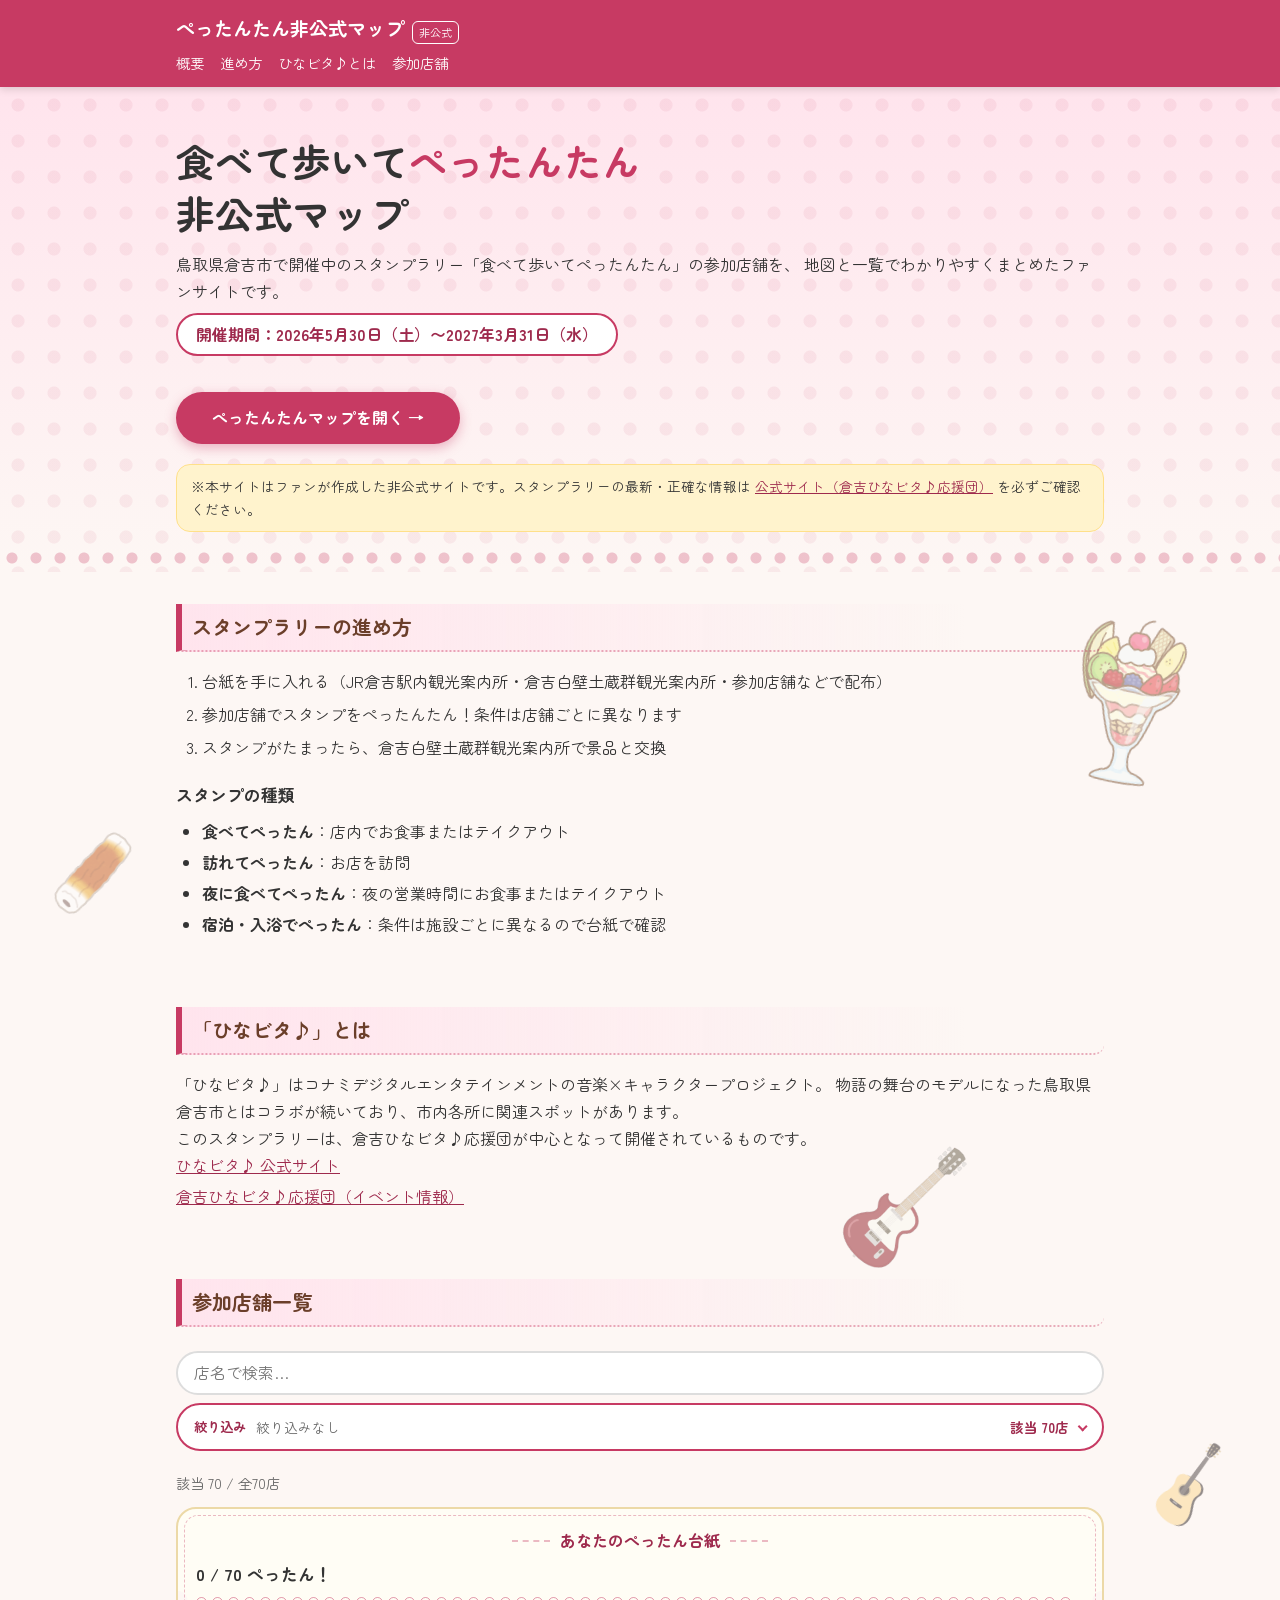
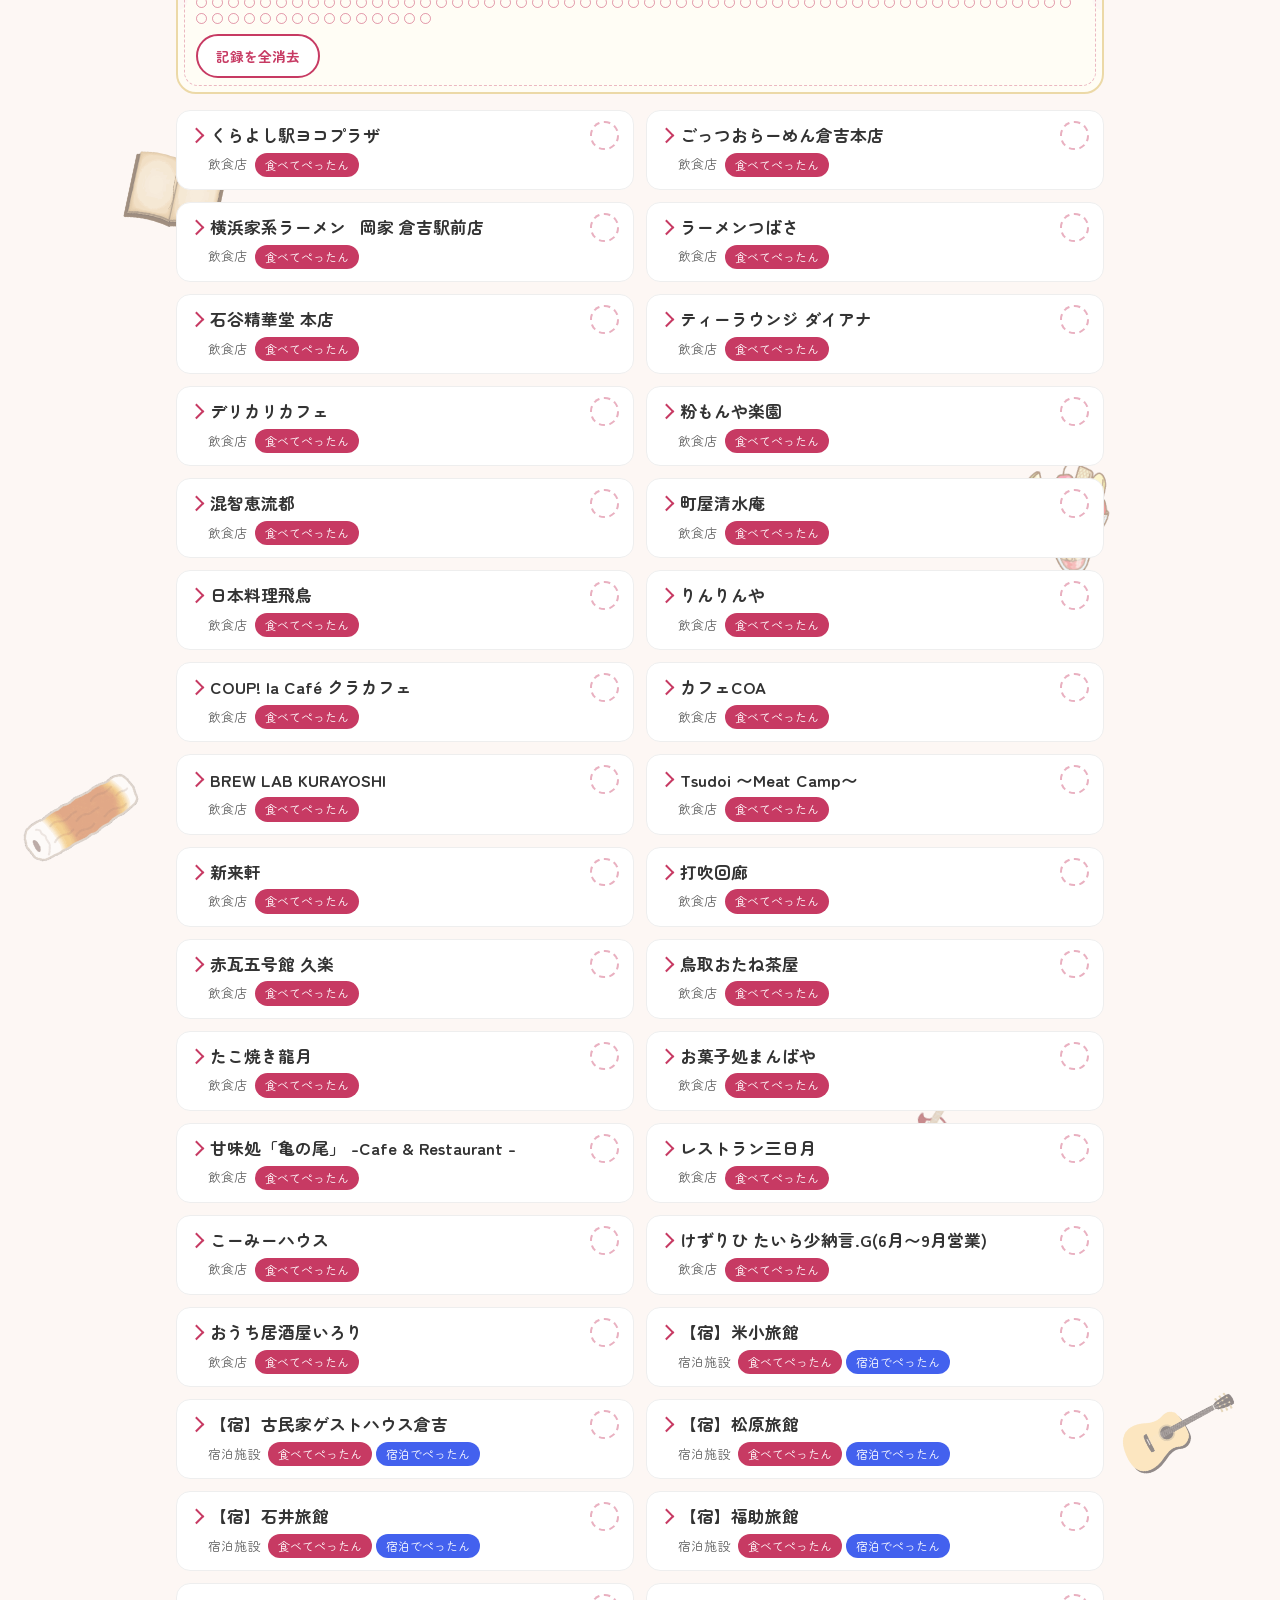
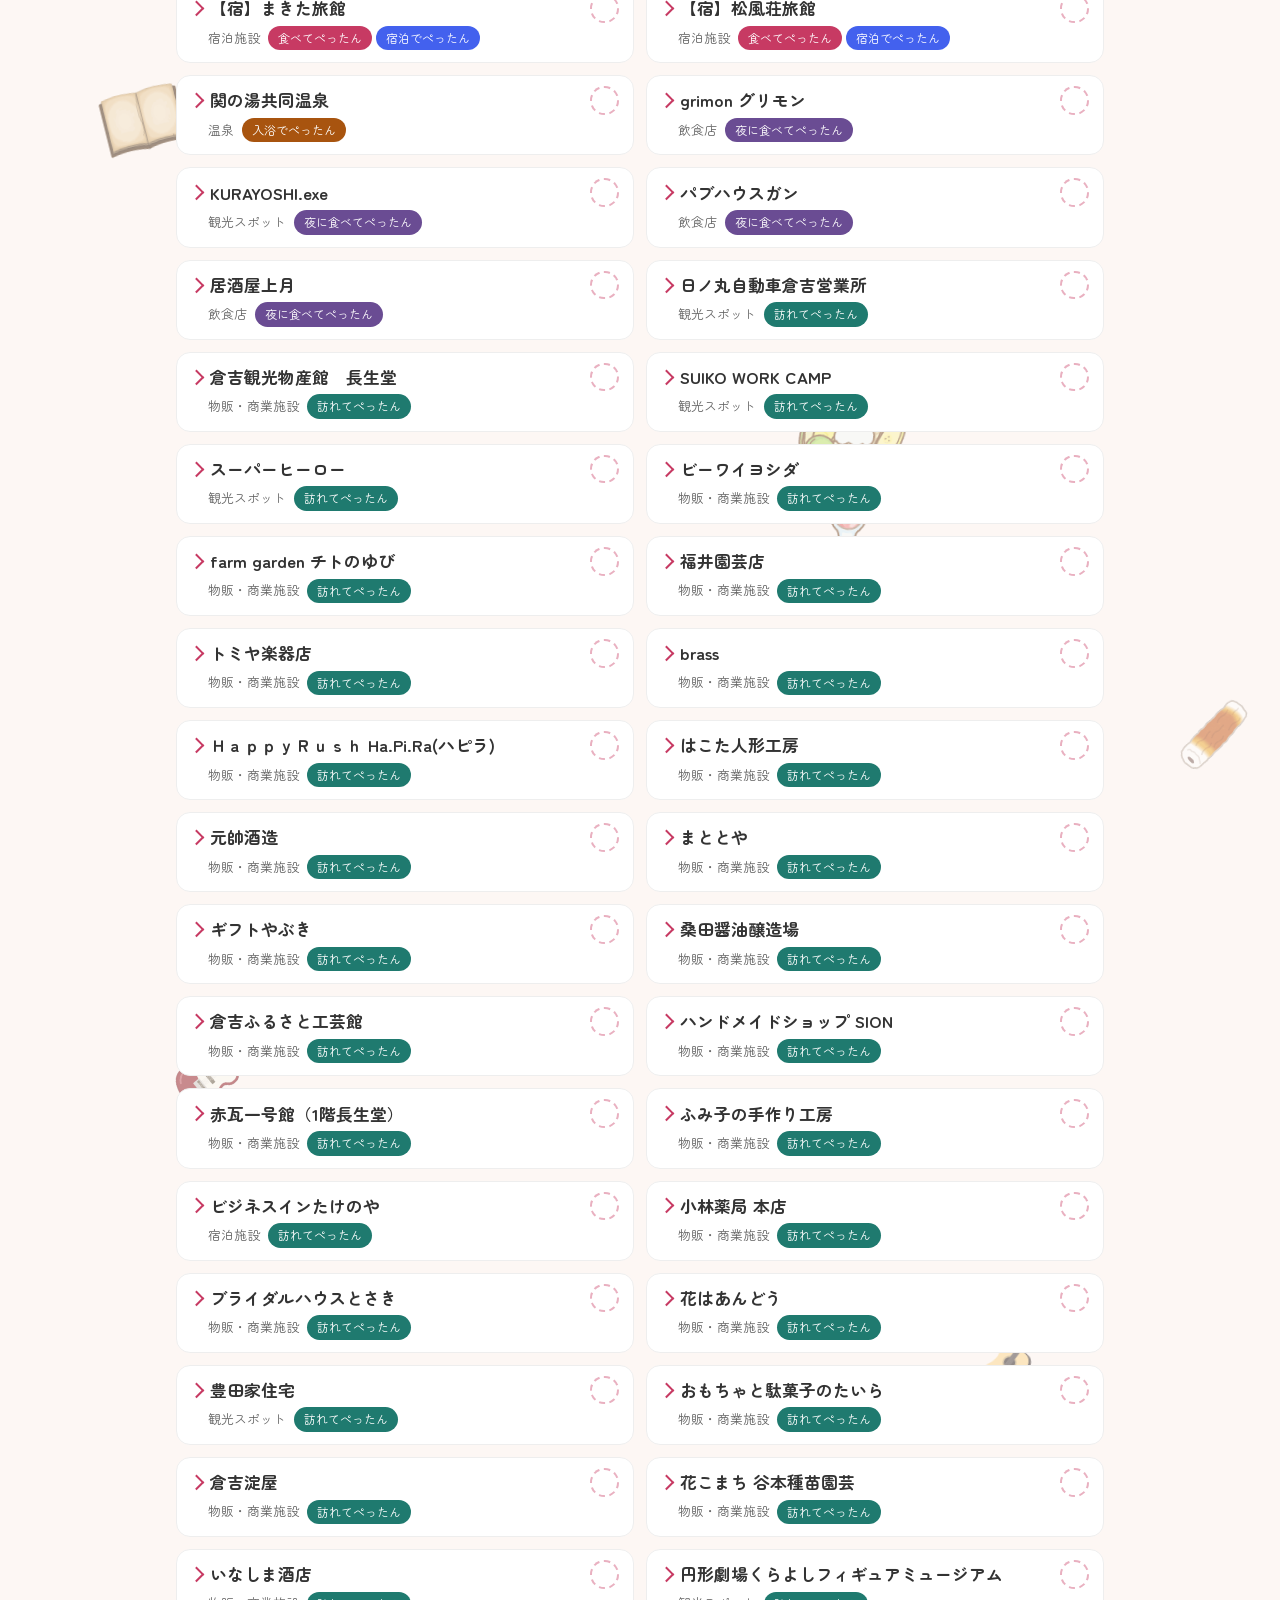
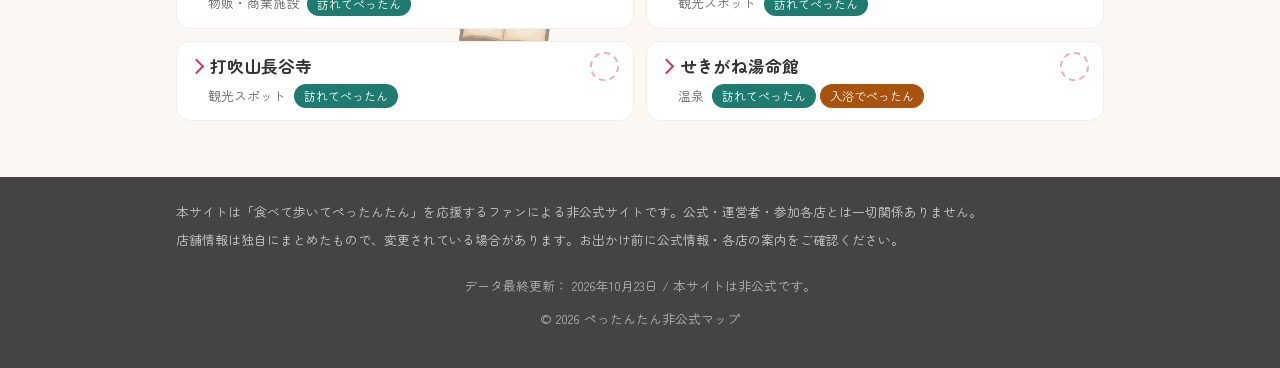
<file: index.html>
<!doctype html>
<html lang="ja">
  <head>
    <meta charset="UTF-8" />
    <!-- これがないとスマホでPC用表示になり文字が小さくなる。必須 -->
    <meta name="viewport" content="width=device-width, initial-scale=1.0" />
    <link rel="icon" type="image/png" href="img/stamp.png" />
    <title>食べて歩いてぺったんたん 非公式マップ</title>
    <meta name="description" content="倉吉市で開催されているスタンプラリー「食べて歩いてぺったんたん」の参加店を地図で確認できる、有志による非公式マップです。現在地の表示や店舗検索、ぺったん数の記録もできます。">
    <meta property="og:title" content="食べて歩いてぺったんたん 非公式マップ" />
    <meta
      property="og:description"
      content="鳥取県倉吉市のスタンプラリー「食べて歩いてぺったんたん」の参加店舗を、地図と一覧で確認できる非公式ファンサイトです。"
    />
    <meta
      property="og:image"
      content="https://na2hi4nonome.github.io/pettantan-map/img/stamp.png"
    />
    <meta property="og:type" content="website" />
    <meta name="twitter:card" content="summary" />

    <link rel="preconnect" href="https://fonts.googleapis.com" />
    <link rel="preconnect" href="https://fonts.gstatic.com" crossorigin />
    <link
      href="https://fonts.googleapis.com/css2?family=Zen+Maru+Gothic&display=swap"
      rel="stylesheet"
    />
    <link rel="stylesheet" href="css/style.css" />
    <!-- defer：HTMLの解析をブロックせず、読み込み完了後にJSを実行する -->
    <script src="js/labels.js" defer></script>
    <script src="js/stamps.js" defer></script>
    <script src="js/filter.js" defer></script>
    <script src="js/list.js" defer></script>
    <script src="js/decor.js" defer></script>
  </head>

  <body>
    <header class="site-header">
      <div class="container">
        <p class="site-title">
          <a href="index.html">ぺったんたん非公式マップ</a
          ><span class="unofficial">非公式</span>
        </p>
        <nav class="site-nav">
          <ul>
            <li><a href="#about">概要</a></li>
            <li><a href="#howto">進め方</a></li>
            <li><a href="#hinabita">ひなビタ♪とは</a></li>
            <li><a href="#shops">参加店舗</a></li>
          </ul>
        </nav>
      </div>
    </header>

    <main>
      <!-- ===== 概要 ===== -->
      <section id="about" class="hero" data-fade>
        <div class="container">
          <h1>
            食べて歩いて<span class="accent">ぺったんたん</span
            ><br />非公式マップ
          </h1>
          <p class="hero-lead">
            鳥取県倉吉市で開催中のスタンプラリー「食べて歩いてぺったんたん」の参加店舗を、
            地図と一覧でわかりやすくまとめたファンサイトです。
          </p>
          <p class="hero-period">
            開催期間：2026年5月30日（土）〜2027年3月31日（水）
          </p>
          <div class="hero-actions">
            <a class="btn btn-primary" href="map.html"
              >ぺったんたんマップを開く →</a
            >
          </div>
          <p class="alert">
            ※本サイトはファンが作成した非公式サイトです。スタンプラリーの最新・正確な情報は
            <a href="http://kurayoshi-moks.net/" target="_blank" rel="noopener"
              >公式サイト（倉吉ひなビタ♪応援団）</a
            >
            を必ずご確認ください。
          </p>
        </div>
      </section>

      <div class="content-decor">
        <div class="scatter-bg" aria-hidden="true"></div>

      <!-- ===== 進め方 ===== -->
      <section id="howto" class="section" data-fade>
        <div class="container">
          <h2>スタンプラリーの進め方</h2>
          <ol class="howto-steps">
            <li>
              台紙を手に入れる（JR倉吉駅内観光案内所・倉吉白壁土蔵群観光案内所・参加店舗などで配布）
            </li>
            <li>
              参加店舗でスタンプをぺったんたん！条件は店舗ごとに異なります
            </li>
            <li>スタンプがたまったら、倉吉白壁土蔵群観光案内所で景品と交換</li>
          </ol>
          <h3>スタンプの種類</h3>
          <ul class="stamp-types">
            <li>
              <strong>食べてぺったん</strong>：店内でお食事またはテイクアウト
            </li>
            <li><strong>訪れてぺったん</strong>：お店を訪問</li>
            <li>
              <strong>夜に食べてぺったん</strong
              >：夜の営業時間にお食事またはテイクアウト
            </li>
            <li>
              <strong>宿泊・入浴でぺったん</strong
              >：条件は施設ごとに異なるので台紙で確認
            </li>
          </ul>
        </div>
      </section>

      <!-- ===== ひなビタ♪紹介 ===== -->
      <section id="hinabita" class="section section-alt" data-fade>
        <div class="container">
          <h2>「ひなビタ♪」とは</h2>
          <p>
            「ひなビタ♪」はコナミデジタルエンタテインメントの音楽×キャラクタープロジェクト。
            物語の舞台のモデルになった鳥取県倉吉市とはコラボが続いており、市内各所に関連スポットがあります。
          </p>
          <p>
            このスタンプラリーは、倉吉ひなビタ♪応援団が中心となって開催されているものです。
          </p>
          <ul class="link-list">
            <li>
              <a
                href="https://www.konami.com/games/hinabita/"
                target="_blank"
                rel="noopener"
                >ひなビタ♪ 公式サイト</a
              >
            </li>
            <li>
              <a
                href="http://kurayoshi-moks.net/"
                target="_blank"
                rel="noopener"
                >倉吉ひなビタ♪応援団（イベント情報）</a
              >
            </li>
          </ul>
        </div>
      </section>

      <!-- ===== 店舗一覧（中身はlist.jsが生成する） ===== -->
      <section id="shops" class="section" data-fade>
        <div class="container">
          <h2>参加店舗一覧</h2>

          <!-- 絞り込み・検索UI。チップの中身はJSが辞書から生成する -->
          <div class="filter-box">
            <!-- 検索＋絞り込みバーはスクロールしても上に残る（.filter-sticky） -->
            <div class="filter-sticky">
              <input
                type="search"
                id="search-box"
                class="search-box"
                placeholder="店名で検索…"
                aria-label="店名で検索"
              />
              <button
                type="button"
                id="filter-toggle"
                class="filter-toggle"
                aria-expanded="false"
                aria-controls="filter-panel"
              >
                <span class="filter-toggle-label">絞り込み</span>
                <span id="filter-summary" class="filter-toggle-summary">絞り込みなし</span>
                <span id="filter-count" class="filter-toggle-count"></span>
                <span class="filter-toggle-arrow" aria-hidden="true"></span>
              </button>
            </div>
            <!-- プルダウンパネル。中身の選択肢はJSが辞書から生成する -->
            <div id="filter-panel" class="filter-panel-index" hidden>
              <div class="filter-group">
                <h3 class="filter-group-title">カテゴリで絞り込む</h3>
                <div class="option-row" id="category-options"></div>
              </div>
              <div class="filter-group">
                <h3 class="filter-group-title">スタンプの種類で絞り込む</h3>
                <div class="option-row" id="stamp-options"></div>
              </div>
              <p id="filter-preview" class="filter-preview" aria-live="polite"></p>
              <div class="filter-panel-actions">
                <button type="button" id="filter-clear" class="btn btn-outline">
                  絞り込みを解除
                </button>
                <button type="button" id="filter-apply" class="btn btn-primary">
                  絞り込む
                </button>
              </div>
            </div>
          </div>

          <div id="shop-list">
            <p>読み込み中…</p>
          </div>
        </div>
      </section>
      </div>
    </main>

    <footer class="site-footer">
      <div class="container">
        <p>
          本サイトは「食べて歩いてぺったんたん」を応援するファンによる非公式サイトです。公式・運営者・参加各店とは一切関係ありません。
        </p>
        <p>
          店舗情報は独自にまとめたもので、変更されている場合があります。お出かけ前に公式情報・各店の案内をご確認ください。
        </p>
        <p class="data-note">データ最終更新： 2026年10月23日 / 本サイトは非公式です。</p>
        <p class="copyright">© 2026 ぺったんたん非公式マップ</p>
        
      </div>
    </footer>
  </body>
</html>
</file>
<file: css/style.css>
/* =========================================
   ぺったんたん非公式マップ 共通スタイル
   ========================================= */

/* ---- 1. 全体設定 ---- */
/* :rootに決めておくと「色を変えたくなった時にここ1行だけ」で済む */
:root {
  --main-color: #c73a63; /* メイン（ピンク）。白文字とのコントラスト4.98:1 */
  --main-dark: #9e2a4d; /* 濃いピンク。白背景の文字にも使える */
  --bg-color: #fdf7f4;
  --text-color: #333;
  --muted-color: #666;
  --card-bg: #fff;
  --radius: 10px; /* 旧トークン（マップ側などで使用中） */
  --choco: #6b3f2a; /* 差し色のチョコ茶（見出しなど） */
  /* 角丸トークン（Appleのガイドライン風に段階を統一） */
  --r-xs: 6px; /* 小さなバッジ・注記 */
  --r-sm: 10px; /* タグ・小さめの部品 */
  --r-md: 14px; /* 標準のカード・入力欄 */
  --r-lg: 20px; /* 台紙カードなど大きな面 */
  --r-pill: 999px; /* チップ・検索欄・丸ボタン */
  --r-circle: 50%; /* 判子マスなど意図した正円だけ */
}

* {
  margin: 0;
  padding: 0;
  box-sizing: border-box;
}

/* スマホ基準で書き、広い画面だけ @media で上書きする（モバイルファースト） */
html {
  scroll-behavior: smooth;
} /* ページ内リンクをゆっくりスクロール */

body {
  font-family:
    "Zen Maru Gothic", "Hiragino Kaku Gothic ProN", "Hiragino Sans", Meiryo,
    sans-serif;
  color: var(--text-color);
  background-color: var(--bg-color);
  line-height: 1.7;
}

a {
  color: var(--main-dark);
}

/* キーボード操作時に現在位置が分かるようにする */
:focus-visible {
  outline: 3px solid #1a4fd6;
  outline-offset: 2px;
}

/* ---- リスト ---- */
/* リセットで消えたブラウザ既定の左余白を、マーカー分だけ戻す。
   折り返した2行目以降も「テキストの開始位置」に揃う（下図） */
ul,
ol {
  padding-left: 1.6em;
}

.container {
  max-width: 960px;
  margin: 0 auto;
  padding: 0 16px;
}

/* ---- 2. ヘッダー ---- */
.site-header {
  background: var(--main-color);
  color: #fff;
  padding: 12px 0;
  position: sticky; /* ★追加1：スクロールしても粘着する */
  top: 0; /* ★追加2：画面上端に張り付く */
  z-index: 100; /* ★追加3：本文より手前に浮かせる */
  box-shadow: 0 2px 8px rgba(0, 0, 0, 0.15); /* ★追加4：浮いてる感を出す影 */
}
.site-title a {
  color: #fff;
  text-decoration: none;
  font-weight: bold;
  font-size: 1.2rem;
}
.unofficial {
  display: inline-block;
  margin-left: 8px;
  font-size: 0.7rem;
  border: 1px solid #fff;
  border-radius: var(--r-xs);
  padding: 1px 6px;
  vertical-align: middle;
}
.site-nav ul {
  display: flex;
  flex-wrap: wrap;
  gap: 4px 16px;
  list-style: none;
  padding-left: 0;
  margin-top: 6px;
  font-size: 0.9rem;
}
.site-nav a {
  color: #fff;
  text-decoration: none;
}
.site-nav a:hover {
  text-decoration: underline;
}

/* アンカージャンプの着地点を、ヘッダーの高さ分だけ下にずらす。
   これがないと飛び先の見出しがstickyヘッダーの裏に隠れる */
section[id] {
  scroll-margin-top: 100px;
}

button,
input,
select,
textarea {
  font-family: inherit; /* 親（body）のフォントを引き継ぐ */
}

/* ---- 3. ヒーロー・セクション共通 ---- */
.hero {
  position: relative;
  padding: 48px 0 40px;
  /* 背景を2枚重ねる：カンマ区切りで「先に書いた方が手前」 */
  background-image:
    /* 1枚目：スタンプ風の水玉（ぺったんたんのテーマそのもの） */
    radial-gradient(circle, rgba(199, 58, 99, 0.08) 6px, transparent 7px),
    /* 2枚目：上は淡いピンク → 下はサイトの背景色へ消えていく */
    linear-gradient(180deg, #ffe4ed 0%, var(--bg-color) 100%);
  background-size:
    36px 36px,
    auto; /* 水玉は36px間隔のタイル、グラデは全体 */
}

/* ヒーローの裾のレース風ドット列 */
.hero::after {
  content: "";
  position: absolute;
  left: 0;
  right: 0;
  bottom: 8px;
  height: 12px;
  background-image: radial-gradient(
    circle,
    rgba(199, 58, 99, 0.28) 5px,
    transparent 6px
  );
  background-size: 24px 12px;
  background-repeat: repeat-x;
  pointer-events: none;
}

.hero h1 {
  font-size: 1.9rem; /* 1.6 → 1.9に拡大 */
  font-weight: 700; /* Zen Maru GothicのBold */
  line-height: 1.35;
  letter-spacing: 0.02em; /* ほんのり字間を開けてゆったり */
  margin-bottom: 12px;
}
.hero h1 .accent {
  color: var(--main-color); /* 「ぺったんたん」だけメイン色 */
}

.hero-lead {
  margin-bottom: 8px;
}
.hero-period {
  display: inline-block; /* pはブロック要素なので、内容幅まで縮める */
  background: #fff;
  border: 2px solid var(--main-color);
  border-radius: var(--r-pill);
  padding: 6px 18px;
  font-weight: bold;
  color: var(--main-dark);
  margin-bottom: 16px;
}

.alert {
  background: #fff3cd;
  border: 1px solid #ffe08a;
  border-radius: var(--r-md);
  padding: 10px 14px;
  font-size: 0.85rem;
}

.section {
  padding: 32px 0;
}
.section-alt {
  background: #fff;
} /* 背景を変えて区切りを目立たせる */

h2 {
  font-size: 1.25rem;
  color: var(--choco);
  background: linear-gradient(
    90deg,
    #ffe4ed 0%,
    rgba(255, 228, 237, 0) 85%
  ); /* 淡ピンクのリボン帯が右へ消えていく */
  border-left: 6px solid var(--main-color);
  border-bottom: 2px dotted rgba(199, 58, 99, 0.4); /* チョコ茶の点線の代わりにラズベリーの点線 */
  border-radius: 0 var(--r-sm) var(--r-sm) 0;
  padding: 6px 10px;
  margin-bottom: 16px;
}
h3 {
  font-size: 1.05rem;
  margin: 20px 0 8px;
}

/* ---- 3.5 ボタン（汎用パーツ） ---- */
.hero-actions {
  margin: 20px 0;
}

/* 基本形：形と大きさだけを担当する */
.btn {
  display: inline-block; /* aはインライン要素なので、paddingや影を効かせるために箱化する */
  padding: 12px 36px;
  border-radius: var(--r-pill); /* 左右を半円にする値→カプセル型 */
  font-weight: bold;
  text-decoration: none;
  text-align: center;
  transition:
    background-color 0.2s,
    transform 0.15s; /* 変化をなめらかに */
}
.btn:active {
  transform: scale(0.97);
} /* 押し込んだ感 */

/* 色のバリエーション（修飾子）：色だけを担当する */
.btn-primary {
  background: var(--main-color);
  color: #fff;
  box-shadow: 0 4px 12px rgba(199, 58, 99, 0.35); /* メイン色の半透明 */
}
.btn-primary:hover {
  background: var(--main-dark);
}

.btn-outline {
  border: 2px solid var(--main-color);
  background: var(--card-bg);
  color: var(--main-color);
}
.btn-outline:hover {
  background: #fdeef2;
  color: var(--main-dark);
}

/* サイズのバリエーション（修飾子）：大きさだけを担当する */
.btn-sm {
  display: inline-flex;
  align-items: center;
  justify-content: center;
  min-height: 44px;
  padding: 0 18px;
  font-size: 0.85rem;
}

/* ---- 4. 進め方 ---- */
.howto-steps li {
  margin-bottom: 6px;
}
.stamp-types li {
  margin-bottom: 4px;
}

/* ---- 5. リンク集 ---- */
.link-list {
  list-style: none;
  padding-left: 0;
}
.link-list li {
  margin-bottom: 4px;
}

/* ---- 6. 店舗一覧 ---- */
.shop-count {
  color: var(--muted-color);
  font-size: 0.9rem;
  margin-bottom: 12px;
}
.shop-grid {
  display: grid;
  gap: 12px;
  align-items: start; /* 開いた店舗の行が、隣の行まで引き伸ばさないようにする */
}
.shop-card {
  background: var(--card-bg);
  border: 1px solid #eee;
  border-radius: var(--r-md);
  padding: 14px 16px;
}
.shop-name {
  font-size: 1.05rem;
  border: none;
  padding: 0;
  margin: 0 0 2px;
}
.shop-category {
  font-size: 0.8rem;
  color: var(--muted-color);
  margin-bottom: 6px;
}
.shop-meta {
  font-size: 0.85rem;
  margin: 6px 0;
}
.shop-note {
  font-size: 0.85rem;
  color: #555;
  background: #faf5f0;
  border-radius: var(--r-xs);
  padding: 6px 10px;
  margin: 6px 0;
}
.shop-maplink {
  margin-top: 4px;
}

/* 店舗1件分の開閉ボックス（details）。閉じている間は summary の細い行だけが見える */
.shop-item {
  background: var(--card-bg);
  border: 1px solid #eee;
  border-radius: var(--r-md);
}
.shop-summary {
  list-style: none; /* 既定の三角マーカーを消し、自前の矢印に差し替える */
  cursor: pointer;
  padding: 10px 14px;
  min-height: 44px; /* タップしやすい高さを確保 */
}
.shop-summary::-webkit-details-marker {
  display: none; /* Safari向けのマーカー消し */
}
.shop-summary-main {
  display: flex;
  align-items: center;
  gap: 8px;
}
/* 開閉の矢印。閉じている間は右向き、開いたら下向きに回転する */
.shop-summary-main::before {
  content: "";
  flex-shrink: 0;
  width: 0.55em;
  height: 0.55em;
  border-right: 2px solid var(--main-color);
  border-bottom: 2px solid var(--main-color);
  transform: rotate(-45deg);
}
.shop-item[open ] > .shop-summary .shop-summary-main::before {
  transform: rotate(45deg);
}
@media (prefers-reduced-motion: no-preference) {
  .shop-summary-main::before {
    transition: transform 0.2s;
  }
}
.shop-summary .shop-name {
  font-weight: bold;
  margin: 0;
}
.shop-summary-sub {
  display: flex;
  align-items: center;
  flex-wrap: wrap;
  gap: 2px 8px;
  margin-left: calc(0.55em + 8px); /* 矢印の分だけ字下げして、店名の位置に揃える */
}
.shop-summary .shop-category {
  margin: 0;
}
/* ぺったん済みの判子マーク。閉じた行でも済んだ店が分かるように */
.shop-done {
  display: inline-flex;
  align-items: center;
  justify-content: center;
  width: 1.7em;
  height: 1.7em;
  border: 2px solid var(--main-color);
  border-radius: var(--r-circle);
  color: var(--main-color);
  font-size: 0.72rem;
  font-weight: bold;
  transform: rotate(-8deg); /* 判子らしく少し傾ける */
}
.shop-detail {
  padding: 2px 14px 12px;
}
/* 開閉をなめらかにする（対応ブラウザのみ。非対応ではパッと開閉するだけ） */
.shop-item::details-content {
  interpolate-size: allow-keywords; /* 高さの自動計算へアニメーションできるようにする */
  overflow: clip;
  contain: layout;
}
.shop-item:not([open])::details-content {
  block-size: 0;
}
@media (prefers-reduced-motion: no-preference) {
  .shop-item::details-content {
    transition:
      block-size 0.25s ease-in-out,
      content-visibility 0.25s;
    transition-behavior: allow-discrete; /* 閉じ終わるまで中身を隠さない */
  }
}

/* スタンプ条件のバッジ。JSONの stampType の値＝クラス名で色分け */
.badge {
  display: inline-block;
  font-size: 0.75rem;
  color: #fff;
  border-radius: var(--r-pill);
  padding: 2px 10px;
  margin: 2px 4px 2px 0;
}
.badge-eat {
  background: #c73a63;
}
.badge-eat_night {
  background: #6a4c93;
}
.badge-visit {
  background: #1f7a6f;
}
.badge-stay {
  background: #4361ee;
}
.badge-onsen {
  background: #a8540f;
}

.error {
  color: #b00020;
  font-weight: bold;
}

/* ---- 7. フッター ---- */
.site-footer {
  background: #444;
  color: #ccc;
  font-size: 0.8rem;
  padding: 24px 0 32px;
  margin-top: 24px;
}
.site-footer p {
  margin-bottom: 6px;
}
.copyright {
  text-align: center;
  color: #b5b5b5;
  margin-top: 12px;
}

.data-note {
  text-align: center;
  font-size: 0.8rem;
  color: #b5b5b5;
  margin-top: 24px;
}

/* ---- 8. マップページ ---- */
/* 「ヘッダー＋地図」で画面をちょうど1枚に収めるレイアウト */
body.map-page {
  display: flex;
  flex-direction: column;
  height: 100vh;
  height: 100dvh; /* dvh：スマホのURLバーの出入りで高さが変わる問題への対応。
                       未対応ブラウザは上の100vhが使われる（二重指定はそのため） */
  overflow: hidden; /* ページ全体のスクロールを止める。地図のピンチ操作と
                       ページスクロールの干渉を防ぐため */
}
.map-header {
  background: var(--main-color);
  color: #fff;
  padding: 8px 0;
  flex: none; /* ヘッダーは縮まない宣言 */
}
.map-header .container {
  display: flex;
  align-items: center;
  justify-content: space-between; /* タイトルは左、戻るリンクは右に寄せる */
  flex-wrap: wrap; /* 狭い画面ではタイトルと戻るリンクを縦並びにする */
  gap: 4px 12px;
}
.map-header .site-title {
  font-size: 1rem;
}
.map-header a {
  color: #fff;
  text-decoration: none;
}
.map-header a:hover {
  text-decoration: underline;
}

.map-header-actions {
  display: flex;
  align-items: center;
  flex-wrap: wrap;
  gap: 8px 12px;
}
.map-header-actions > a {
  display: inline-flex;
  align-items: center;
  min-height: 44px;
  padding: 0 4px;
}
.locate-btn {
  display: inline-flex;
  align-items: center;
  justify-content: center;
  min-height: 44px;
  padding: 0 16px;
  white-space: nowrap;
  background: #fff;
  color: var(--main-dark);
  border: none;
  border-radius: 999px;
  font-size: 0.85rem;
  font-weight: bold;
  cursor: pointer;
}
.locate-btn:hover {
  background: #fdeef2;
}
/* 「取得中」の間は押せない＆砂時計カーソル */
.locate-btn:disabled {
  opacity: 0.6;
  cursor: wait;
}

#locate-btn.following {
  background: var(--main-color);
  color: #fff;
}

/* 地図本体：flex:1 で「ヘッダーを除いた残り全部」を占有 */
#map {
  flex: 1;
  min-height: 0; /* flexアイテムはデフォルトで「内容より縮まない」ため、
                         縮むことを明示しないと地図が画面からはみ出す */
  background: #e8e4dc; /* タイル読み込み完了前の地肌色 */
}

/* Leaflet生成部分をサイトのデザインに寄せる */
.leaflet-container {
  font-family: inherit;
} /* Leafletは独自フォント指定を持つので上書き */
.leaflet-popup-content-wrapper {
  border-radius: var(--radius);
}
.leaflet-popup-content {
  margin: 12px 16px;
  line-height: 1.6;
}

/* マーカー（pin） */
.pin-wrap {
  background: none;
  border: none;
} /* divIconの既定スタイル（白い四角枠）を消す */
.pin {
  box-sizing: border-box;
  width: 44px;
  height: 44px;
  display: flex;
  align-items: center;
  justify-content: center;
  border-radius: 50%;
  background: #fff;
  border: 3px solid #999;
  font-size: 20px;
  box-shadow: 0 2px 6px rgba(0, 0, 0, 0.25);
}
.pin-food {
  border-color: #c73a63;
}
.pin-shop {
  border-color: #1f7a6f;
}
.pin-hotel {
  border-color: #4361ee;
}
.pin-onsen {
  border-color: #a8540f;
}
.pin-spot {
  border-color: #6a4c93;
}

/* ポップアップ内の部品 */
.popup-name {
  font-size: 0.95rem;
}
.popup-cat {
  font-size: 0.75rem;
  color: var(--muted-color);
  margin-bottom: 4px;
}
.popup-meta {
  font-size: 0.8rem;
  margin: 6px 0;
}
.popup-note {
  font-size: 0.8rem;
  color: #555;
  background: #faf5f0;
  border-radius: var(--r-xs);
  padding: 6px 10px;
  margin: 6px 0;
}
.popup-link {
  display: inline-flex;
  align-items: center;
  min-height: 44px;
  font-size: 0.8rem;
}

/* 凡例（左下） */
.map-legend {
  background: #fff;
  border-radius: var(--radius);
  box-shadow: 0 2px 10px rgba(0, 0, 0, 0.2);
  font-size: 0.8rem;
  max-width: 190px;
  overflow: hidden;
}
.map-legend summary {
  display: flex;
  align-items: center;
  min-height: 44px;
  padding: 0 12px;
  color: var(--main-dark);
  font-weight: bold;
  cursor: pointer;
  list-style: none;
}
.map-legend summary::-webkit-details-marker {
  display: none;
}
.map-legend[open] summary {
  border-bottom: 1px solid #eee;
}
.map-legend ul {
  margin: 0;
  padding: 8px 12px 10px;
  list-style: none;
}
.map-legend li {
  display: flex;
  align-items: center;
  gap: 8px;
  margin: 4px 0;
  color: #333;
}
.legend-icon {
  width: 24px;
  height: 24px;
  flex: none;
  display: inline-flex;
  align-items: center;
  justify-content: center;
  border: 2px solid #999;
  border-radius: 50%;
  background: #fff;
  font-size: 13px;
}
.legend-icon-food {
  border-color: #c73a63;
}
.legend-icon-shop {
  border-color: #1f7a6f;
}
.legend-icon-hotel {
  border-color: #4361ee;
}
.legend-icon-onsen {
  border-color: #a8540f;
}
.legend-icon-spot {
  border-color: #6a4c93;
}
.legend-current {
  border-color: #4361ee;
  color: #4361ee;
  font-size: 14px;
}
.legend-cluster {
  width: 24px;
  height: 24px;
  flex: none;
  display: inline-flex;
  align-items: center;
  justify-content: center;
  border-radius: 50%;
  background: #9e2a4d;
  color: #fff;
  font-size: 11px;
  font-weight: bold;
}

/* マーカークラスタ（プラグイン既定の緑をサイトのピンクに変更） */
.marker-cluster {
  font-family: inherit;
}
.marker-cluster-small,
.marker-cluster-medium,
.marker-cluster-large {
  background-color: rgba(199, 58, 99, 0.25);
}
.marker-cluster-medium {
  background-color: rgba(158, 42, 77, 0.28);
}
.marker-cluster-large {
  background-color: rgba(120, 25, 55, 0.3);
}
.marker-cluster-small div,
.marker-cluster-medium div,
.marker-cluster-large div {
  background-color: #9e2a4d;
  color: #fff;
  font-weight: bold;
}
/* 小クラスタは外径44pxに合わせて内側も34pxにする */
.marker-cluster-small div {
  width: 34px;
  height: 34px;
  margin: 5px;
}
/* ---- 9. ぺったん済ボタンと進捗表示 ---- */
.stamp-btn {
  display: inline-flex;
  align-items: center;
  justify-content: center;
  min-height: 44px;
  padding: 0 20px;
  border: 2px solid var(--main-color);
  border-radius: var(--r-pill);
  background: #fff;
  color: var(--main-color);
  font-weight: bold;
  font-size: 0.9rem;
  cursor: pointer;
  transition:
    background-color 0.2s,
    color 0.2s,
    transform 0.1s; /* 変化をなめらかに */
  position: relative; /* ★追加：はんこ（疑似要素）の配置基準になる */
  overflow: visible; /* ★追加：はんこがボタンからはみ出しても切らない */
}

/* ★追加：押し込み感（指で押した瞬間の縮み） */
.stamp-btn:active {
  transform: scale(0.94);
}

.stamp-btn:hover {
  background: #fdeef2;
  color: var(--main-dark);
}
/* 「済み」状態。JSがstampedクラスを付け外しする */
.stamp-btn.stamped {
  background: var(--main-color);
  color: #fff;
}

/* カード内のボタンとリンクを横並びに */
.shop-actions {
  display: flex;
  align-items: center;
  gap: 8px;
  margin-top: 10px;
}

/* 進捗バー */
.progress {
  height: 10px;
  background: #eee;
  border-radius: 999px;
  overflow: hidden; /* 中の丸角を外枠ではみ出さないように切る */
  margin: 8px 0 16px;
}
.progress-fill {
  height: 100%;
  width: 0%; /* 初期値。JSが%を代入して伸ばす */
  background: var(--main-color);
  border-radius: 999px;
  transition: width 0.4s; /* 数値が変わるとぬるっと伸びる */
}

/* マップページのヘッダー内カウンタ */
.stamp-progress {
  font-size: 0.85rem;
  font-weight: bold;
  white-space: nowrap;
}

/* ポップアップ内ではボタンを横いっぱいに */
.leaflet-popup-content .stamp-btn {
  display: flex;
  width: 100%;
  margin-top: 8px;
}

.list-tools {
  margin-bottom: 12px;
}

/* ---- 10. 絞り込み・検索 ---- */
.search-box {
  width: 100%;
  min-height: 44px;
  padding: 8px 16px;
  border: 2px solid #ddd;
  border-radius: var(--r-pill);
  font-size: 1rem; /* 1rem=16px。16px未満だとiPhoneでフォーカスした瞬間に画面がズームされる対策 */
  line-height: 1.4;
  background: #fff;
}
.filter-box {
  margin-bottom: 16px;
}
/* 検索＋カテゴリチップの行は、スクロールしてもヘッダーの下に張り付く。
   top の位置は filter.js が実測したヘッダー高さ（--header-h）を使う */
.filter-sticky {
  position: sticky;
  top: var(--header-h, 104px);
  z-index: 60;
  background: var(--bg-color);
  padding: 8px 0 4px;
}
/* スマホではチップを折り返さず1行にして横スクロールにする（stickyの高さを抑える） */
@media (max-width: 699px) {
  #shops .chip-row {
    flex-wrap: nowrap;
    overflow-x: auto;
    scrollbar-width: none;
  }
  #shops .chip-row::-webkit-scrollbar {
    display: none;
  }
  #shops .chip {
    flex-shrink: 0;
  }
}
.chip-row {
  display: flex;
  flex-wrap: wrap; /* チップが多いとき自動で折り返す */
  gap: 6px;
  margin: 6px 0;
}
.chip {
  display: inline-flex;
  align-items: center;
  justify-content: center;
  min-height: 44px;
  padding: 0 14px;
  border: 1.5px solid var(--main-color);
  border-radius: var(--r-pill);
  background: #fff;
  color: var(--main-color);
  font-size: 0.8rem;
  font-weight: bold;
  line-height: 1.2;
  cursor: pointer;
}
.chip.active {
  background: var(--main-color);
  color: #fff;
}
.stamp-count {
  font-weight: bold;
  margin-bottom: 4px;
}
.no-result {
  color: var(--muted-color);
  text-align: center;
  padding: 32px 0;
}
.no-result p {
  margin-bottom: 12px;
}

/* マップページの絞り込みバー */
/* ツールバー：常時表示は1行だけ */
.map-toolbar {
  flex: none;
  display: flex;
  align-items: center;
  flex-wrap: wrap;
  gap: 8px;
  padding: 8px 16px;
  background: #fff;
  border-bottom: 1px solid #eee;
}
.map-toolbar .search-box {
  flex: 1 1 160px;
  width: auto;
  min-width: 0;
}

/* 開閉式の絞り込みパネル */
.filter-panel {
  flex: none;
  background: #fff;
  border-bottom: 1px solid #eee;
  padding: 8px 16px 10px;
  max-height: 40dvh;
  overflow-y: auto;
}
/* ⚠ 注意：ここに display: flex などを書かないこと！
   書くと [hidden] 属性の display: none が負けて、
   閉じているはずのパネルが常に表示されてしまう */

.filter-count {
  font-size: 0.8rem;
  color: var(--muted-color);
  white-space: nowrap;
}

/* 適用中の絞り込み条件 */
.active-filters {
  flex: none;
  display: flex;
  align-items: center;
  flex-wrap: wrap;
  gap: 6px;
  padding: 6px 16px;
  background: #fff7fa;
  border-bottom: 1px solid #f0d5de;
  font-size: 0.8rem;
}
/* display:flex が [hidden] の display:none に勝たないように明示する */
.active-filters[hidden] {
  display: none;
}
.active-filters-label {
  color: var(--main-dark);
  font-weight: bold;
}
.active-filter-list {
  display: inline-flex;
  flex-wrap: wrap;
  gap: 6px;
}
.active-filter-tag {
  display: inline-flex;
  align-items: center;
  min-height: 32px;
  padding: 0 10px;
  border: 1px solid #e5b7c5;
  border-radius: var(--r-pill);
  background: #fff;
  color: var(--main-dark);
  font-weight: bold;
}
.chip-clear {
  border-color: var(--main-dark);
  color: var(--main-dark);
}
/* 一覧ページではチップの下に控えめに置く */
.filter-box .active-filters {
  margin-top: 8px;
  padding: 0;
  background: transparent;
  border: 0;
}

/* ---- 11. ぺったん演出 ---- */
/* 済みになった瞬間、ボタン自体がぷにっと弾む */
.stamp-btn.just-stamped {
  animation: btn-pop 0.3s ease-out;
}
@keyframes btn-pop {
  0% {
    transform: scale(1);
  }
  40% {
    transform: scale(0.92);
  } /* 押し込み */
  75% {
    transform: scale(1.05);
  } /* 跳ね返り */
  100% {
    transform: scale(1);
  }
}

/* はんこ本体。ボタンの上に白い印が落ちてきて消える */
.stamp-btn.just-stamped::after {
  content: ""; /* ★空文字でも"必須"。書かないと疑似要素自体が消える */
  position: absolute;
  left: 50%;
  top: 50%;
  width: 64px;
  height: 64px;
  /* 画像を背景として貼る */
  background-image: url("../img/stamp.png");
  background-repeat: no-repeat;
  background-position: center;
  background-size: contain;
  pointer-events: none;
  animation: stamp-press 0.65s ease-out forwards;
}

/* 台本：落ちる → 押して一瞬キープ → 消える */
@keyframes stamp-press {
  0% {
    opacity: 0;
    transform: translate(-50%, -50%) scale(2.4) rotate(-16deg);
  }
  30% {
    opacity: 1;
    transform: translate(-50%, -50%) scale(1) rotate(-10deg);
  }
  65% {
    opacity: 1;
    transform: translate(-50%, -50%) scale(1) rotate(-10deg);
  }
  100% {
    opacity: 0;
    transform: translate(-50%, -50%) scale(1.06) rotate(-10deg);
  }
}

/* ★OS設定で「動きを減らす」人のための配慮 */
@media (prefers-reduced-motion: reduce) {
  .stamp-btn.just-stamped {
    animation: none;
  }
  .stamp-btn.just-stamped::after {
    content: none; /* はんこ自体を出さない */
  }
}

/* ---- 8. 広い画面での上書き ---- */
@media (min-width: 700px) {
  .shop-grid {
    grid-template-columns: repeat(2, 1fr);
  }
  .hero h1 {
    font-size: 2.4rem;
  }
}

/* ---- 12. 装飾レイヤー（散らし背景＋フェードイン） ---- */
/* 進め方〜参加店舗を包むラッパー。背景イラストはこの層のいちばん下に敷く */
.content-decor {
  position: relative;
}
.scatter-bg {
  position: absolute;
  inset: 0;
  overflow: hidden;
  z-index: 0;
  pointer-events: none; /* 背景はクリックを邪魔しない */
}
.scatter-item {
  position: absolute;
  opacity: 0.5;
  height: auto;
  max-width: 30vw;
}
/* ラッパー内のセクションは背景を透かし、イラストの上に文字だけを載せる */
.content-decor .section {
  position: relative;
  z-index: 1;
  background: transparent;
}

/* フェードイン：JSが .fade-init を付けた要素だけが初期状態で透明になる。
   JS無効・失敗時は最初から全部見える（保険） */
[data-fade].fade-init {
  opacity: 0;
}
[data-fade].fade-play {
  animation: fade-box-in 0.6s ease-out both;
}
@keyframes fade-box-in {
  from {
    opacity: 0;
    transform: translateY(14px);
  }
  to {
    opacity: 1;
    transform: translateY(0);
  }
}
@media (prefers-reduced-motion: reduce) {
  [data-fade].fade-init {
    opacity: 1;
  }
  [data-fade].fade-play {
    animation: none;
  }
}

/* ---- 13. ぺったん台紙カード ---- */
.stamp-card {
  position: relative;
  background:
    radial-gradient(circle 10px at 0 50%, var(--bg-color) 9px, transparent 10px),
    radial-gradient(circle 10px at 100% 50%, var(--bg-color) 9px, transparent 10px),
    #fffdf5; /* 左右の切り欠き（ミシン目の代わり）＋台紙のクリーム */
  border: 2px solid #ecd9a7;
  border-radius: var(--r-lg);
  padding: 18px 18px 12px;
  margin-bottom: 16px;
}
/* 内側の点線枠。同心にするため、外枠20px−余白6px＝内枠14px（--r-md） */
.stamp-card::before {
  content: "";
  position: absolute;
  inset: 6px;
  border: 1.5px dashed rgba(199, 58, 99, 0.35);
  border-radius: var(--r-md);
  pointer-events: none;
}
.stamp-card-title {
  position: relative;
  display: flex;
  align-items: center;
  justify-content: center;
  gap: 10px;
  font-weight: bold;
  color: var(--main-dark);
}
.stamp-card-title::before,
.stamp-card-title::after {
  content: "";
  flex: 0 0 38px;
  border-top: 2px dashed rgba(199, 58, 99, 0.35);
}
.stamp-card .stamp-count {
  position: relative;
  font-size: 1.05rem;
  margin-top: 6px;
}
.stamp-dots {
  position: relative;
  display: flex;
  flex-wrap: wrap;
  gap: 5px;
  margin: 8px 0 10px;
}
.stamp-dot {
  width: 11px;
  height: 11px;
  border-radius: var(--r-circle);
  border: 1.5px solid rgba(199, 58, 99, 0.5);
}
.stamp-dot.filled {
  background: var(--main-color);
  border-color: var(--main-color);
}
.stamp-card .list-tools {
  position: relative;
  margin-bottom: 2px;
}

/* ---- 14. 店舗行の判子マス ---- */
.stamp-slot {
  margin-left: auto; /* 行の右端へ寄せる */
  flex: none;
  width: 2.3em;
  height: 2.3em;
  display: inline-flex;
  align-items: center;
  justify-content: center;
  border: 2px dashed rgba(199, 58,  99, 0.4);
  border-radius: var(--r-circle);
  background: #fff;
  color: var(--main-color);
  font-size: 0.78rem;
  font-weight: bold;
}
.stamp-slot.is-done {
  border: 2px solid var(--main-color);
  transform: rotate(-8deg); /* 判子らしく少し傾ける */
}
.stamp-slot.just {
  animation: slot-stamp 0.35s ease-out;
}
@keyframes slot-stamp {
  0% {
    transform: rotate(-8deg) scale(1.6);
    opacity: 0.4;
  }
  100% {
    transform: rotate(-8deg) scale(1);
    opacity: 1;
  }
}
@media (prefers-reduced-motion: reduce) {
  .stamp-slot.just {
    animation: none;
  }
}

/* ---- 15. 絞り込みプルダウン（一覧ページ） ---- */
.filter-toggle {
  width: 100%;
  display: flex;
  align-items: center;
  gap: 10px;
  min-height: 48px;
  margin-top: 8px;
  padding: 8px 16px;
  background: #fff;
  border: 2px solid var(--main-color);
  border-radius: var(--r-pill);
  color: var(--main-dark);
  font-weight: bold;
  cursor: pointer;
}
.filter-toggle-summary {
  flex: 1;
  text-align: left;
  font-weight: normal;
  font-size: 0.85rem;
  color: var(--muted-color);
  overflow-wrap: anywhere;
}
.filter-toggle-count {
  font-size: 0.85rem;
  white-space: nowrap;
}
.filter-toggle-arrow {
  flex: none;
  width: 0.55em;
  height: 0.55em;
  border-right: 2px solid var(--main-color);
  border-bottom: 2px solid var(--main-color);
  transform: rotate(45deg);
}
@media (prefers-reduced-motion: no-preference) {
  .filter-toggle-arrow {
    transition: transform 0.2s;
  }
}
.filter-toggle.open .filter-toggle-arrow {
  transform: rotate(225deg);
}

/* パネル本体：台紙カードと同系のクリーム地 */
.filter-panel-index {
  background: #fffdf5;
  border: 1.5px solid #f0d5de;
  border-radius: var(--r-lg);
  padding: 16px;
  margin-top: 10px;
  box-shadow: 0 8px 24px rgba(158, 42, 77, 0.12);
}
.filter-panel-index[hidden] {
  display: none;
}
.filter-group-title {
  display: flex;
  align-items: center;
  gap: 8px;
  font-size: 1rem;
  color: var(--choco);
  border-bottom: 2px dotted rgba(199, 58, 99, 0.35);
  padding-bottom: 6px;
  margin: 16px 0 10px;
}
.filter-group:first-child .filter-group-title {
  margin-top: 0;
}
.filter-group-title::before {
  content: "";
  flex: none;
  width: 0.6em;
  height: 0.6em;
  border-radius: var(--r-circle);
  background: var(--main-color);
}
/* 選択肢：スマホは2列グリッドで全ボタン同サイズ、PCは流し並べ */
.option-row {
  display: grid;
  grid-template-columns: repeat(2, minmax(0, 1fr));
  gap: 8px;
}
@media (min-width: 700px) {
  .option-row {
    display: flex;
    flex-wrap: wrap;
  }
}
.option-btn {
  display: flex;
  align-items: center;
  gap: 8px;
  min-height: 48px;
  padding: 6px 12px;
  background: #fff;
  border: 1.5px solid #e5b7c5;
  border-radius: var(--r-md);
  color: var(--text-color);
  font-size: 0.85rem;
  font-weight: bold;
  line-height: 1.25;
  text-align: left;
  cursor: pointer;
}
.option-btn .radio {
  position: relative;
  flex: none;
  width: 18px;
  height: 18px;
  border: 2px solid #d8a7b8;
  border-radius: var(--r-circle);
}
.option-btn.active {
  border-color: var(--main-color);
  background: #ffe4ed;
}
.option-btn.active .radio {
  border-color: var(--main-color);
}
.option-btn.active .radio::after {
  content: "";
  position: absolute;
  inset: 3px;
  border-radius: var(--r-circle);
  background: var(--main-color);
}
.filter-preview {
  margin-top: 12px;
  font-weight: bold;
  color: var(--main-dark);
}
.filter-panel-actions {
  display: flex;
  gap: 10px;
  margin-top: 12px;
}
.filter-panel-actions .btn {
  flex: 1;
  display: inline-flex;
  align-items: center;
  justify-content: center;
  min-height: 48px;
  padding: 6px 12px;
}
</file>
